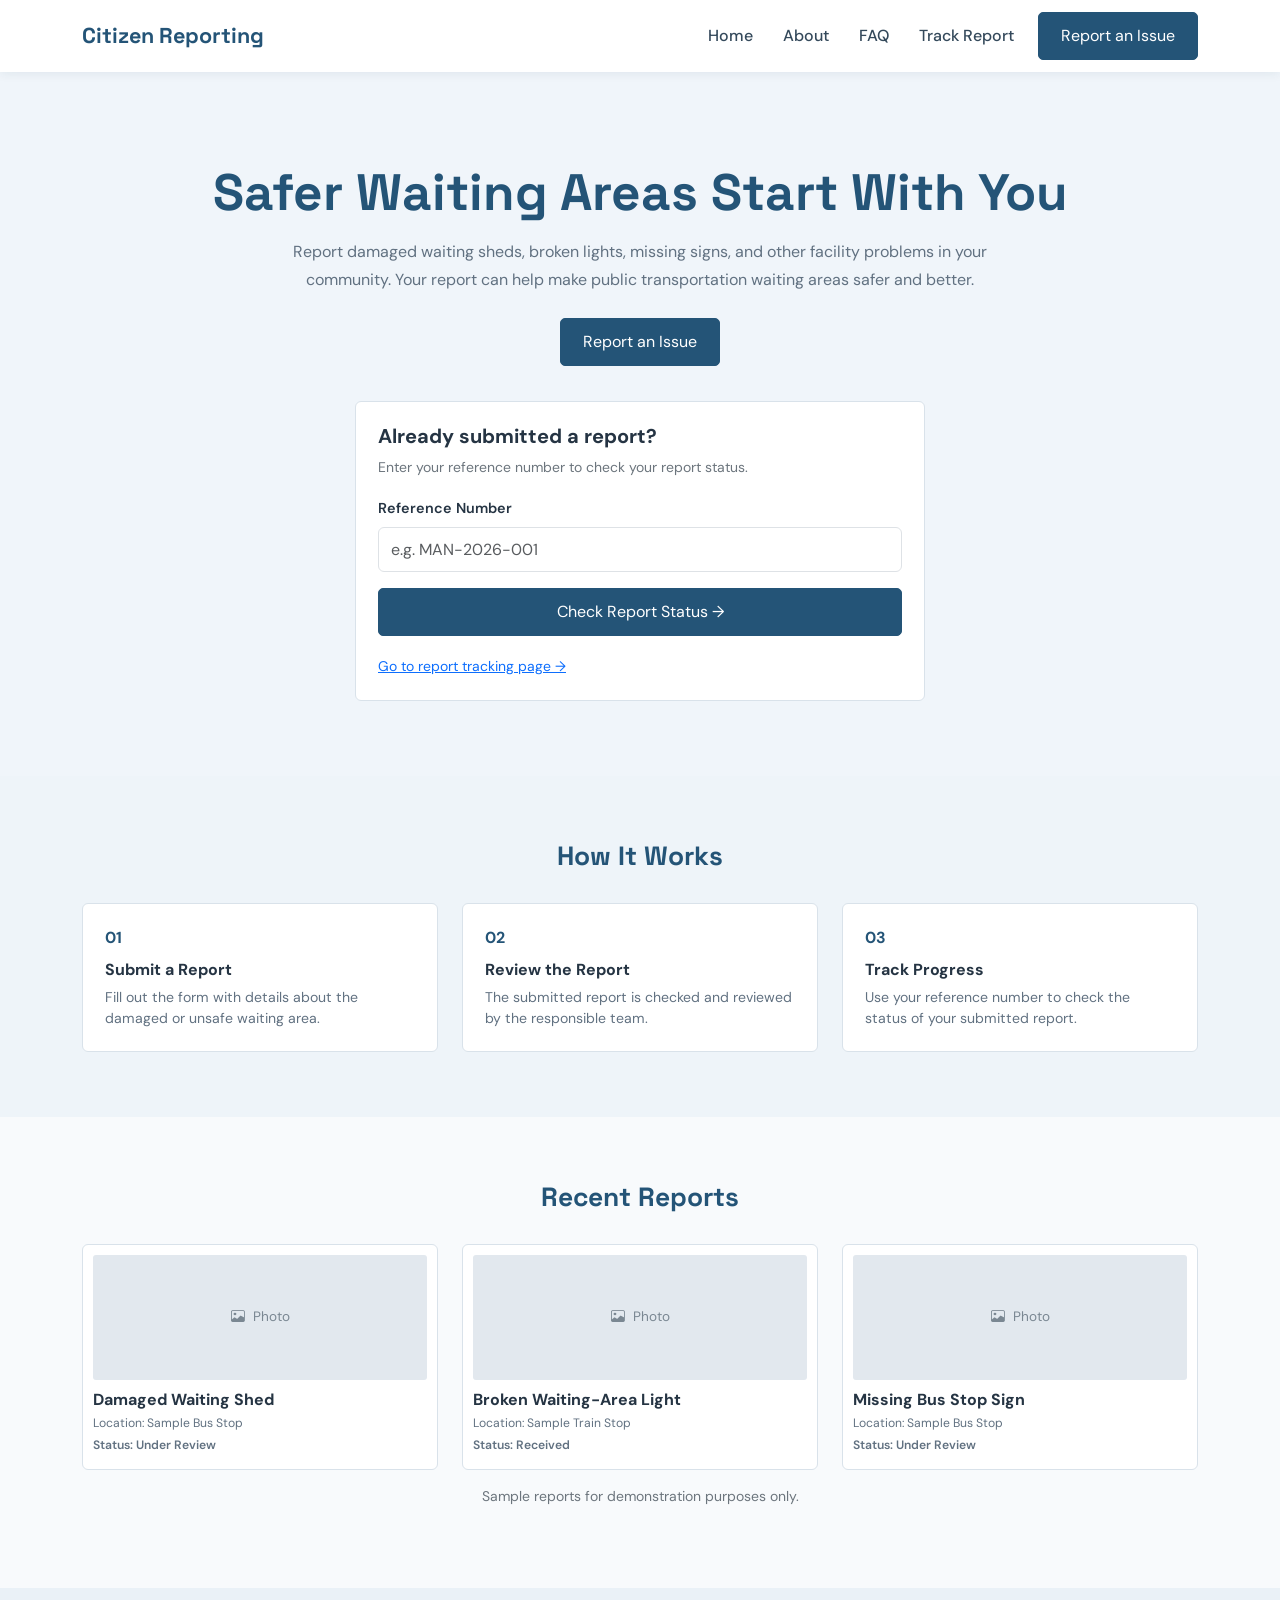
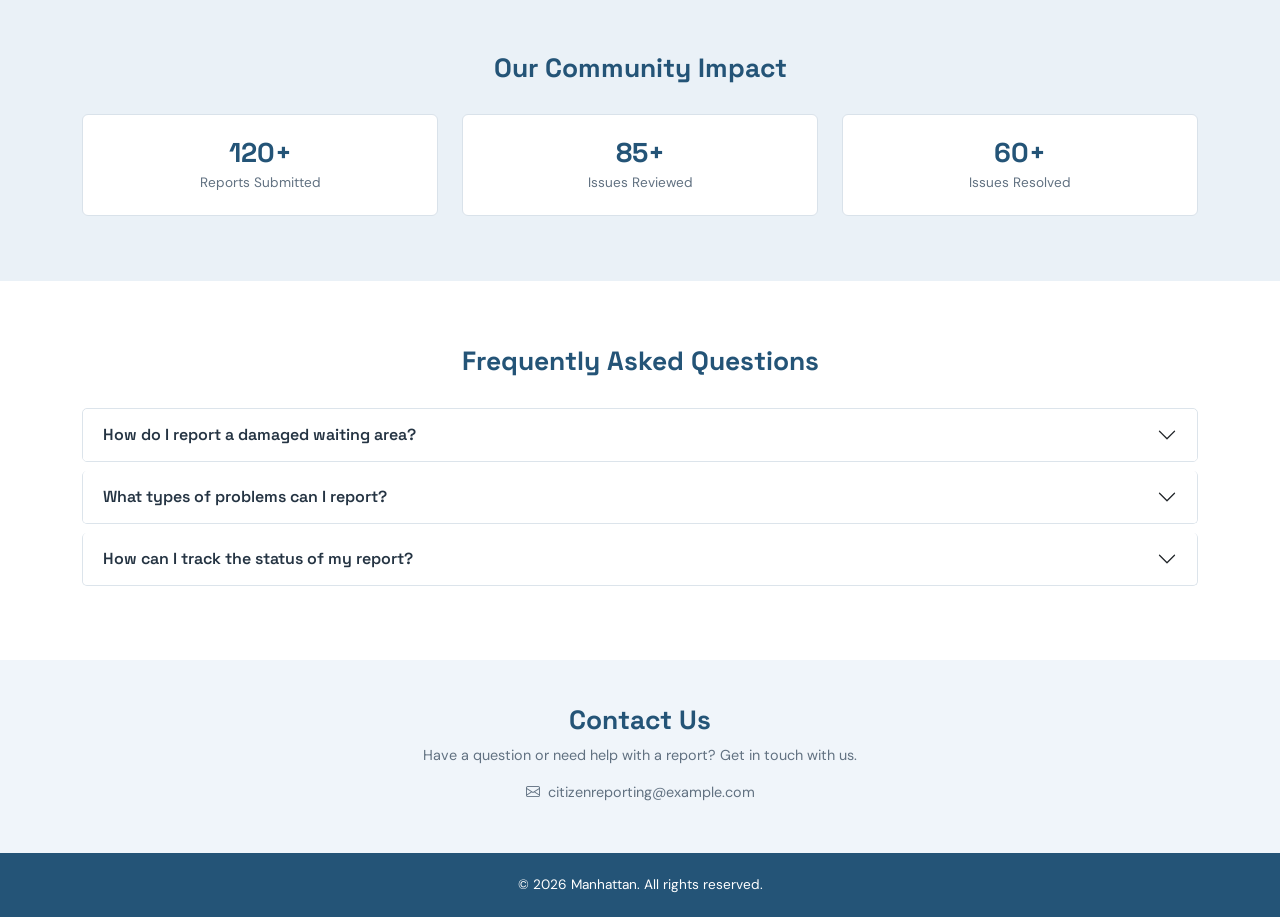
<file: index.html>
<!DOCTYPE html>
<html lang="en">
<head>
    <meta charset="UTF-8">
    <meta name="viewport" content="width=device-width, initial-scale=1.0">
    <title>Manhattan | Better Waiting Areas</title>

    <link href="https://cdn.jsdelivr.net/npm/bootstrap@5.3.3/dist/css/bootstrap.min.css" rel="stylesheet">
    <link href="https://cdn.jsdelivr.net/npm/bootstrap-icons@1.11.3/font/bootstrap-icons.css" rel="stylesheet">
    <link href="https://fonts.googleapis.com/css2?family=DM+Sans:wght@400;500;600;700&family=Space+Grotesk:wght@500;600;700&display=swap" rel="stylesheet">

    <style>
        :root {
            --blue: #245477;
            --dark-blue: #183b56;
            --light-blue: #eef4f9;
            --text: #253443;
            --muted: #617181;
            --white: #ffffff;
        }

        * {
            box-sizing: border-box;
        }

        html {
            scroll-behavior: smooth;
            scroll-padding-top: 85px;
        }

        body {
            margin: 0;
            font-family: 'DM Sans', sans-serif;
            color: var(--text);
            background: var(--light-blue);
        }

        h1, h2, h3, h4 {
            font-family: 'Space Grotesk', sans-serif;
        }

        .navbar {
            position: sticky;
            top: 0;
            z-index: 1000;
            background: white;
            min-height: 72px;
            box-shadow: 0 2px 10px rgba(20, 50, 75, .07);
        }

        .navbar-brand {
            color: var(--blue);
            font-family: 'Space Grotesk', sans-serif;
            font-size: 1.35rem;
            font-weight: 700;
        }

        .brand-dot {
            color: #e36b55;
        }

        .navbar .nav-link {
            color: #34495b;
            font-weight: 500;
            margin-left: 14px;
        }

            .navbar .nav-link:hover {
                color: var(--blue);
            }

        .nav-report, .primary-btn {
            display: inline-block;
            background: var(--blue);
            color: white;
            padding: 11px 22px;
            border-radius: 5px;
            text-decoration: none;
            border: 1px solid var(--blue);
            transition: .2s;
        }

            .nav-report:hover, .primary-btn:hover {
                background: var(--dark-blue);
                color: white;
            }

        .hero {
            text-align: center;
            padding: 90px 20px 75px;
            background: #f0f5fa;
        }

            .hero h1 {
                color: var(--blue);
                font-size: clamp(2rem, 4vw, 3.2rem);
                font-weight: 700;
                margin-bottom: 15px;
            }

            .hero p {
                color: var(--muted);
                max-width: 760px;
                margin: 0 auto 25px;
                line-height: 1.7;
            }

        .section {
            padding: 65px 0;
        }

        .section-title {
            color: var(--blue);
            font-size: 1.65rem;
            font-weight: 700;
            text-align: center;
            margin-bottom: 30px;
        }

        .how-card, .report-card, .stat-card {
            background: white;
            border: 1px solid #d9e2ea;
            border-radius: 6px;
            height: 100%;
        }

        .how-card {
            padding: 22px;
            min-height: 125px;
        }

        .step-number {
            color: var(--blue);
            font-weight: 700;
            margin-bottom: 10px;
        }

        .how-card h3, .report-card h3 {
            font-family: 'DM Sans', sans-serif;
            font-size: 1rem;
            font-weight: 700;
        }

        .how-card p, .report-card p {
            font-size: .88rem;
            color: var(--muted);
            margin-bottom: 0;
        }

        .recent-section {
            background: #f8fafc;
        }

        .report-card {
            padding: 10px;
            transition: transform .2s, box-shadow .2s;
        }

            .report-card:hover {
                transform: translateY(-3px);
                box-shadow: 0 5px 15px rgba(30, 60, 90, .09);
            }

        .report-photo {
            height: 125px;
            background: #e2e8ee;
            color: #7a8792;
            display: flex;
            align-items: center;
            justify-content: center;
            border-radius: 3px;
            margin-bottom: 10px;
            font-size: .85rem;
        }

        .report-card h3 {
            margin-bottom: 5px;
        }

        .report-card .small-info {
            font-size: .76rem;
            margin-bottom: 4px;
        }

        .status {
            color: var(--blue);
            font-weight: 600;
        }

        .impact-section {
            background: #eaf1f7;
        }

        .stat-card {
            text-align: center;
            padding: 22px 12px;
        }

            .stat-card h3 {
                color: var(--blue);
                font-size: 1.7rem;
                font-weight: 700;
                margin-bottom: 3px;
            }

            .stat-card p {
                color: var(--muted);
                font-size: .85rem;
                margin: 0;
            }

        .faq-section {
            background: white;
        }

        .accordion-item {
            border: 1px solid #dce4eb;
            margin-bottom: 9px;
            border-radius: 5px !important;
            overflow: hidden;
        }

        .accordion-button {
            font-weight: 600;
            color: var(--text);
            background: #fff;
        }

            .accordion-button:not(.collapsed) {
                color: var(--blue);
                background: #f0f5fa;
                box-shadow: none;
            }

            .accordion-button:focus {
                box-shadow: none;
                border-color: #b8cbd9;
            }

        .contact-section {
            background: #f0f5fa;
            text-align: center;
            padding: 45px 20px;
        }

            .contact-section p {
                color: var(--muted);
                font-size: .9rem;
            }

        footer {
            background: var(--blue);
            color: white;
            text-align: center;
            padding: 22px 15px;
            font-size: .85rem;
        }

        .lookup-box {
            max-width: 570px;
            margin: 35px auto 0;
            padding: 22px;
            background: white;
            border: 1px solid #d9e2ea;
            border-radius: 6px;
            text-align: left;
        }

            .lookup-box label {
                font-weight: 600;
                font-size: .9rem;
                margin-bottom: 8px;
            }

            .lookup-box input {
                min-height: 45px;
            }

        #lookup-feedback {
            margin-top: 12px;
            font-size: .9rem;
        }

        @media (max-width: 767px) {
            .navbar .nav-link {
                margin-left: 0;
                padding: 10px 0;
            }

            .nav-report {
                display: inline-block;
                margin-top: 8px;
            }

            .hero {
                padding: 65px 18px;
            }

            .section {
                padding: 48px 0;
            }
        }
    </style>
</head>

<body>

    <!-- NAVIGATION -->
    <nav class="navbar navbar-expand-lg">
        <div class="container">
            <a class="navbar-brand" href="#home">
                Citizen Reporting
            </a>

            <button class="navbar-toggler" type="button"
                    data-bs-toggle="collapse" data-bs-target="#site-navigation"
                    aria-controls="site-navigation" aria-expanded="false"
                    aria-label="Toggle navigation">
                <span class="navbar-toggler-icon"></span>
            </button>

            <div class="collapse navbar-collapse" id="site-navigation">
                <ul class="navbar-nav ms-auto align-items-lg-center">
                    <li class="nav-item"><a class="nav-link" href="#home">Home</a></li>
                    <li class="nav-item"><a class="nav-link" href="#how-it-works">About</a></li>
                    <li class="nav-item"><a class="nav-link" href="#faq">FAQ</a></li>
                    <li class="nav-item"><a class="nav-link" href="track.html">Track Report</a></li>
                    <li class="nav-item ms-lg-3">
                        <a class="nav-report" href="report.html">Report an Issue</a>
                    </li>
                </ul>
            </div>
        </div>
    </nav>

    <!-- HERO -->
    <header class="hero" id="home">
        <div class="container">
            <h1>Safer Waiting Areas Start With You</h1>
            <p>
                Report damaged waiting sheds, broken lights, missing signs,
                and other facility problems in your community.
                Your report can help make public transportation waiting areas safer and better.
            </p>
            <a href="report.html" class="primary-btn">
                Report an Issue
            </a>
        </div>

        <!-- REPORT TRACKING FUNCTION -->
        <div class="lookup-box">
            <h5 class="fw-bold mb-2">Already submitted a report?</h5>
            <p class="text-secondary small mb-3">
                Enter your reference number to check your report status.
            </p>

            <form id="lookup-form">
                <label for="reference-number">Reference Number</label>
                <input type="text" id="reference-number" class="form-control"
                       placeholder="e.g. MAN-2026-001" required>
                <button type="submit" class="primary-btn w-100 mt-3">
                    Check Report Status →
                </button>
            </form>

            <div id="lookup-feedback" aria-live="polite"></div>
            <a href="track.html" class="small d-inline-block mt-2">
                Go to report tracking page →
            </a>
        </div>
    </header>

    <!-- HOW IT WORKS -->
    <section class="section" id="how-it-works">
        <div class="container">
            <h2 class="section-title">How It Works</h2>

            <div class="row g-4">
                <div class="col-md-4">
                    <div class="how-card">
                        <div class="step-number">01</div>
                        <h3>Submit a Report</h3>
                        <p>Fill out the form with details about the damaged or unsafe waiting area.</p>
                    </div>
                </div>

                <div class="col-md-4">
                    <div class="how-card">
                        <div class="step-number">02</div>
                        <h3>Review the Report</h3>
                        <p>The submitted report is checked and reviewed by the responsible team.</p>
                    </div>
                </div>

                <div class="col-md-4">
                    <div class="how-card">
                        <div class="step-number">03</div>
                        <h3>Track Progress</h3>
                        <p>Use your reference number to check the status of your submitted report.</p>
                    </div>
                </div>
            </div>
        </div>
    </section>

    <!-- RECENT REPORTS -->
    <section class="section recent-section" id="recent-reports">
        <div class="container">
            <h2 class="section-title">Recent Reports</h2>

            <div class="row g-4">
                <div class="col-md-4">
                    <div class="report-card">
                        <div class="report-photo">
                            <i class="bi bi-image me-2"></i> Photo
                        </div>
                        <h3>Damaged Waiting Shed</h3>
                        <p class="small-info">Location: Sample Bus Stop</p>
                        <p class="small-info status">Status: Under Review</p>
                    </div>
                </div>

                <div class="col-md-4">
                    <div class="report-card">
                        <div class="report-photo">
                            <i class="bi bi-image me-2"></i> Photo
                        </div>
                        <h3>Broken Waiting-Area Light</h3>
                        <p class="small-info">Location: Sample Train Stop</p>
                        <p class="small-info status">Status: Received</p>
                    </div>
                </div>

                <div class="col-md-4">
                    <div class="report-card">
                        <div class="report-photo">
                            <i class="bi bi-image me-2"></i> Photo
                        </div>
                        <h3>Missing Bus Stop Sign</h3>
                        <p class="small-info">Location: Sample Bus Stop</p>
                        <p class="small-info status">Status: Under Review</p>
                    </div>
                </div>
            </div>

            <p class="text-center text-secondary small mt-3">
                Sample reports for demonstration purposes only.
            </p>
        </div>
    </section>

    <!-- COMMUNITY IMPACT -->
    <section class="section impact-section">
        <div class="container">
            <h2 class="section-title">Our Community Impact</h2>

            <div class="row g-4">
                <div class="col-md-4">
                    <div class="stat-card">
                        <h3>120+</h3>
                        <p>Reports Submitted</p>
                    </div>
                </div>

                <div class="col-md-4">
                    <div class="stat-card">
                        <h3>85+</h3>
                        <p>Issues Reviewed</p>
                    </div>
                </div>

                <div class="col-md-4">
                    <div class="stat-card">
                        <h3>60+</h3>
                        <p>Issues Resolved</p>
                    </div>
                </div>
            </div>
        </div>
    </section>

    <!-- FAQ -->
    <section class="section faq-section" id="faq">
        <div class="container">
            <h2 class="section-title">Frequently Asked Questions</h2>

            <div class="accordion" id="faqAccordion">

                <div class="accordion-item">
                    <h3 class="accordion-header">
                        <button class="accordion-button collapsed" type="button"
                                data-bs-toggle="collapse" data-bs-target="#faqOne">
                            How do I report a damaged waiting area?
                        </button>
                    </h3>
                    <div id="faqOne" class="accordion-collapse collapse"
                         data-bs-parent="#faqAccordion">
                        <div class="accordion-body">
                            Click "Report an Issue" and complete the report form.
                            Provide the location, describe the problem, and attach a photo
                            if available.
                        </div>
                    </div>
                </div>

                <div class="accordion-item">
                    <h3 class="accordion-header">
                        <button class="accordion-button collapsed" type="button"
                                data-bs-toggle="collapse" data-bs-target="#faqTwo">
                            What types of problems can I report?
                        </button>
                    </h3>
                    <div id="faqTwo" class="accordion-collapse collapse"
                         data-bs-parent="#faqAccordion">
                        <div class="accordion-body">
                            You can report damaged facilities, poor lighting, missing signs,
                            accessibility concerns, cleanliness issues, and other safety
                            or maintenance problems.
                        </div>
                    </div>
                </div>

                <div class="accordion-item">
                    <h3 class="accordion-header">
                        <button class="accordion-button collapsed" type="button"
                                data-bs-toggle="collapse" data-bs-target="#faqThree">
                            How can I track the status of my report?
                        </button>
                    </h3>
                    <div id="faqThree" class="accordion-collapse collapse"
                         data-bs-parent="#faqAccordion">
                        <div class="accordion-body">
                            Use the reference number provided after submitting your report.
                            Enter it in the tracking section or visit the Track Report page.
                        </div>
                    </div>
                </div>

            </div>
        </div>
    </section>

    <!-- CONTACT -->
    <section class="contact-section">
        <div class="container">
            <h2 class="section-title mb-2">Contact Us</h2>
            <p>Have a question or need help with a report? Get in touch with us.</p>
            <p class="mb-1"><i class="bi bi-envelope me-2"></i>citizenreporting@example.com</p>
        </div>
    </section>

    <!-- FOOTER -->
    <footer>
        © 2026 Manhattan. All rights reserved.
    </footer>

    <script src="https://cdn.jsdelivr.net/npm/bootstrap@5.3.3/dist/js/bootstrap.bundle.min.js"></script>

    <script>
        // Sample report lookup for prototype demonstration.
        const sampleReports = {
            "MAN-2026-001": "Under Review",
            "MAN-2026-002": "Received",
            "MAN-2026-003": "Resolved"
        };

        document.getElementById("lookup-form").addEventListener("submit", function (event) {
            event.preventDefault();

            const reference = document.getElementById("reference-number")
                .value.trim().toUpperCase();
            const feedback = document.getElementById("lookup-feedback");

            if (sampleReports[reference]) {
                feedback.innerHTML =
                    '<div class="alert alert-success mb-0 mt-2">Report found! Status: <strong>' +
                    sampleReports[reference] + '</strong></div>';
            } else {
                feedback.innerHTML =
                    '<div class="alert alert-warning mb-0 mt-2">Reference number not found. Try MAN-2026-001, MAN-2026-002, or MAN-2026-003.</div>';
            }
        });
    </script>

</body>
</html>
</file>
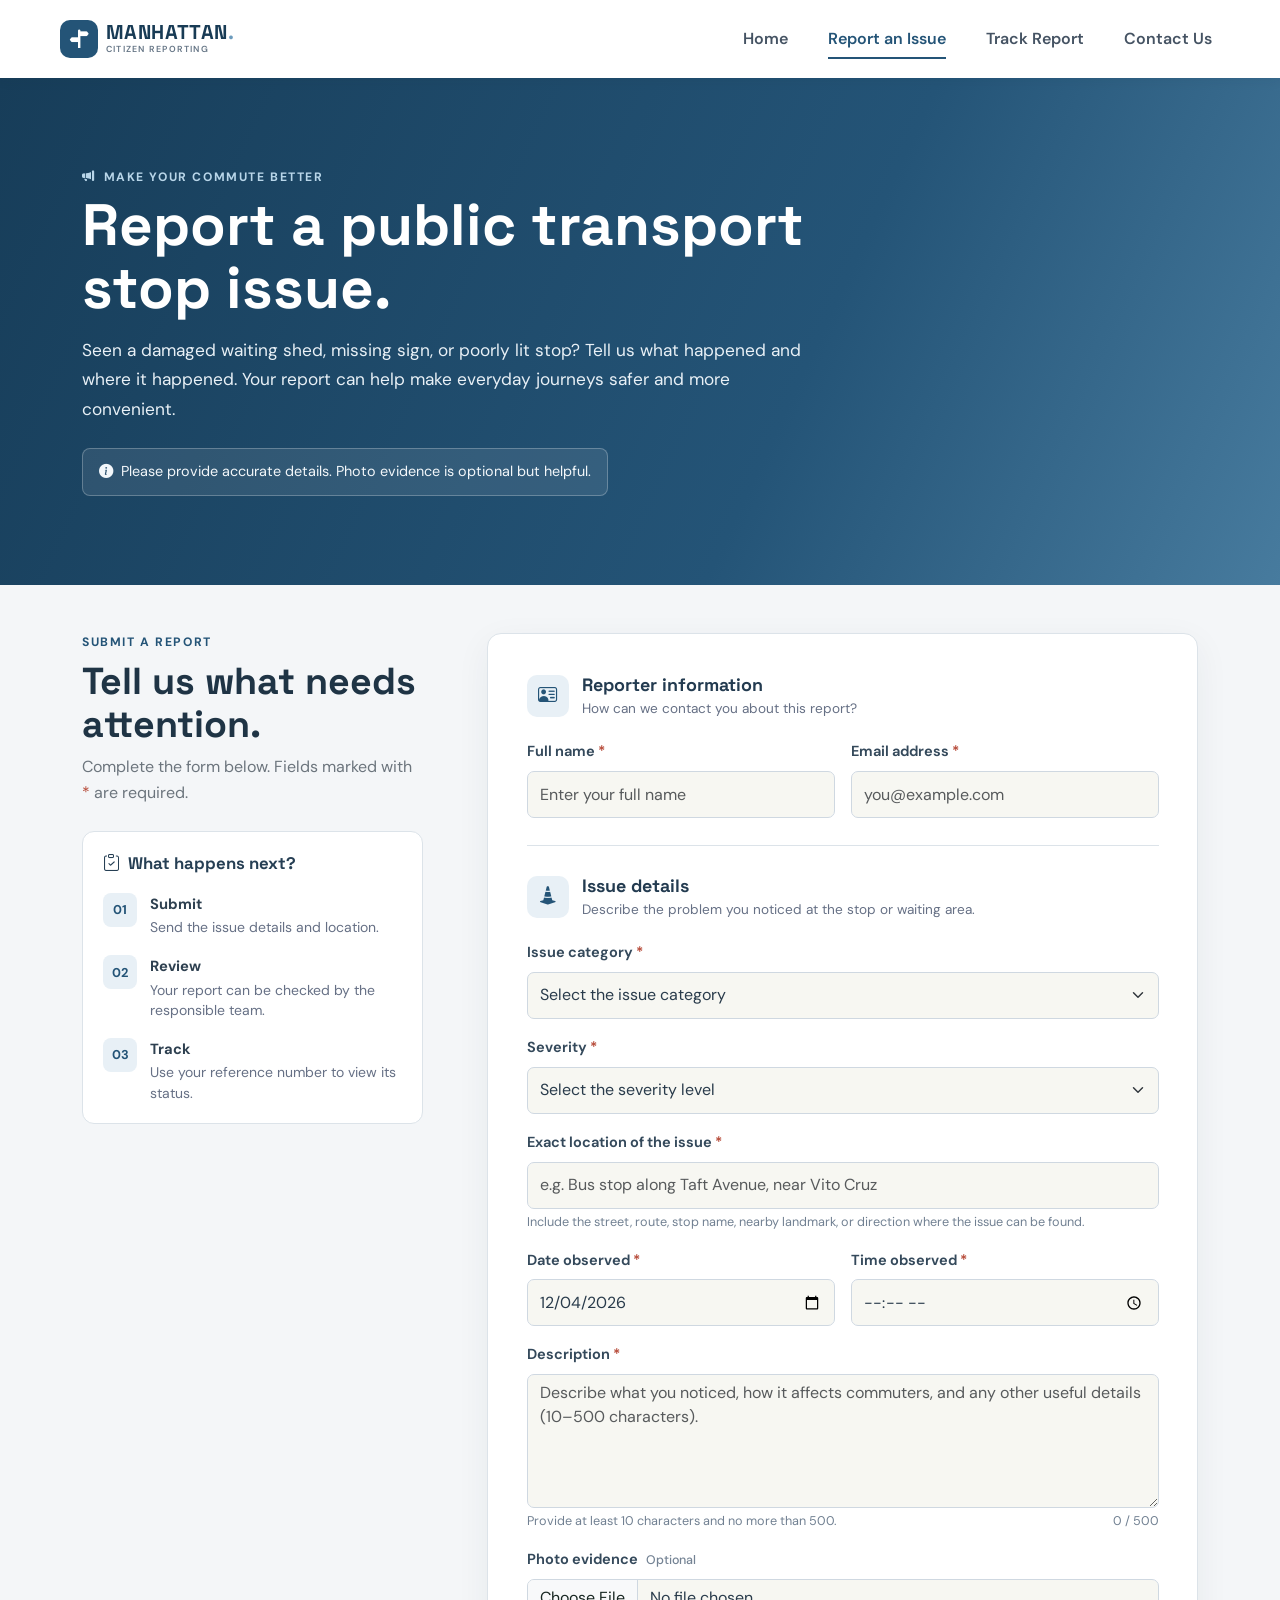
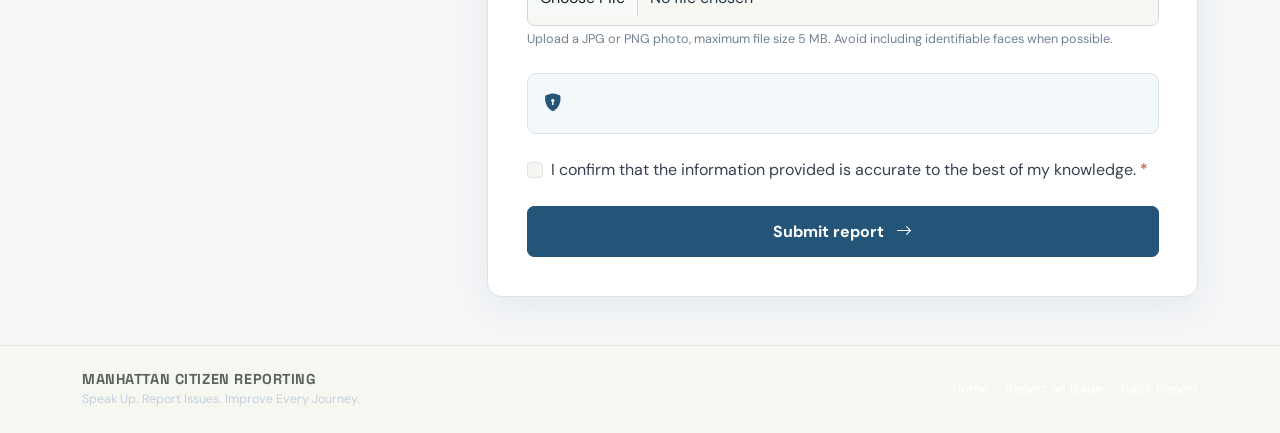
<file: report.html>
<!doctype html>
<html lang="en">
  <head>
    <meta charset="utf-8">
    <meta name="viewport" content="width=device-width, initial-scale=1">
    <meta name="theme-color" content="#245477">
    <meta name="description" content="Report public transportation stop and waiting-area issues with Manhattan Citizen Reporting.">
    <title>Report an Issue | Manhattan Citizen Reporting</title>

    <link href="https://cdn.jsdelivr.net/npm/bootstrap@5.3.3/dist/css/bootstrap.min.css" rel="stylesheet" integrity="sha384-QWTKZyjpPEjISv5WaRU9OFeRpok6YctnYmDr5pNlyT2bRjXh0JMhjY6hW+ALEwIH" crossorigin="anonymous">
    <link rel="stylesheet" href="https://cdn.jsdelivr.net/npm/bootstrap-icons@1.11.3/font/bootstrap-icons.min.css">
    <link rel="preconnect" href="https://fonts.googleapis.com">
    <link rel="preconnect" href="https://fonts.gstatic.com" crossorigin>
    <link href="https://fonts.googleapis.com/css2?family=DM+Sans:wght@400;500;600;700&family=Space+Grotesk:wght@500;600;700&display=swap" rel="stylesheet">
    <link rel="stylesheet" href="styles/index.css">
    <link rel="stylesheet" href="styles/menu.css">
    <link rel="stylesheet" href="styles/report.css">
    <link rel="stylesheet" href="styles/footer.css">
    <script src="scripts/menu.js" defer></script>
    <script src="scripts/report.js" defer></script>
  </head>
  <body>
    <header class="navbar navbar-expand-md sticky-top bg-white px-3 px-lg-5">
      <div class="container-fluid">
        <a class="navbar-brand d-flex align-items-center gap-2 mb-0" href="index.html#home" aria-label="Manhattan Citizen Reporting home">
          <span class="brand-mark" aria-hidden="true"><i class="bi bi-signpost-split-fill"></i></span>
          <span class="brand-name fs-5 fw-bold">MANHATTAN<span class="brand-period">.</span><small class="d-block brand-subtitle">CITIZEN REPORTING</small></span>
        </a>

        <button class="navbar-toggler" type="button" aria-label="Open navigation menu" aria-expanded="false" aria-controls="site-navigation">
          <span class="navbar-toggler-icon" aria-hidden="true"></span>
        </button>

        <nav class="collapse navbar-collapse justify-content-md-end" id="site-navigation" aria-label="Main navigation">
          <div class="navbar-nav align-items-md-center gap-md-4">
            <a class="nav-link" href="index.html#home">Home</a>
            <a class="nav-link active" href="report.html" aria-current="page">Report an Issue</a>
            <a class="nav-link" href="track.html">Track Report</a>
            <a class="nav-link" href="index.html#contact">Contact Us</a>
          </div>
        </nav>
      </div>
    </header>

    <main>
      <section class="report-hero" aria-labelledby="report-title">
        <div class="container">
          <p class="report-eyebrow text-uppercase fw-bold mb-2"><i class="bi bi-megaphone-fill me-2" aria-hidden="true"></i>Make your commute better</p>
          <h1 class="report-hero-title mb-3" id="report-title">Report a public transport stop issue.</h1>
          <p class="report-hero-copy mb-4">Seen a damaged waiting shed, missing sign, or poorly lit stop? Tell us what happened and where it happened. Your report can help make everyday journeys safer and more convenient.</p>
          <div class="hero-note"><i class="bi bi-info-circle-fill me-2" aria-hidden="true"></i>Please provide accurate details. Photo evidence is optional but helpful.</div>
        </div>
      </section>

      <section class="report-form-section py-5" aria-labelledby="report-form-title">
        <div class="container">
          <div class="report-layout">
            <div class="report-form-intro">
              <p class="section-kicker text-uppercase fw-bold mb-2">Submit a report</p>
              <h2 class="report-form-title mb-2" id="report-form-title">Tell us what needs attention.</h2>
              <p class="text-secondary mb-0">Complete the form below. Fields marked with <span class="required-mark">*</span> are required.</p>
              <div class="process-card mt-4">
                <h3><i class="bi bi-clipboard-check me-2" aria-hidden="true"></i>What happens next?</h3>
                <ol class="process-list">
                  <li><span>01</span><div><strong>Submit</strong><small>Send the issue details and location.</small></div></li>
                  <li><span>02</span><div><strong>Review</strong><small>Your report can be checked by the responsible team.</small></div></li>
                  <li><span>03</span><div><strong>Track</strong><small>Use your reference number to view its status.</small></div></li>
                </ol>
              </div>
            </div>

            <form class="report-form" id="report-form" novalidate>
              <div class="form-section-heading">
                <span class="section-icon"><i class="bi bi-person-vcard" aria-hidden="true"></i></span>
                <div><h3>Reporter information</h3><p>How can we contact you about this report?</p></div>
              </div>
              <div class="row g-3">
                <div class="col-md-6">
                  <label class="form-label" for="full-name">Full name <span class="required-mark">*</span></label>
                  <input class="form-control" id="full-name" name="full-name" type="text" autocomplete="name" placeholder="Enter your full name" required>
                  <div class="invalid-feedback">Please enter your full name.</div>
                </div>
                <div class="col-md-6">
                  <label class="form-label" for="email-address">Email address <span class="required-mark">*</span></label>
                  <input class="form-control" id="email-address" name="email" type="email" autocomplete="email" placeholder="you@example.com" required>
                  <div class="invalid-feedback">Please enter a valid email address.</div>
                </div>
              </div>

              <hr class="form-divider">
              <div class="form-section-heading">
                <span class="section-icon"><i class="bi bi-cone-striped" aria-hidden="true"></i></span>
                <div><h3>Issue details</h3><p>Describe the problem you noticed at the stop or waiting area.</p></div>
              </div>

              <div class="mb-3">
                <label class="form-label" for="report-category">Issue category <span class="required-mark">*</span></label>
                <select class="form-select" id="report-category" name="category" required>
                  <option value="" selected disabled>Select the issue category</option>
                  <option value="Damaged facilities / waiting shed">Damaged facilities / waiting shed</option>
                  <option value="Missing or damaged signs">Missing or damaged signs</option>
                  <option value="Lighting problems">Lighting problems</option>
                  <option value="Safety concerns">Safety concerns</option>
                  <option value="Other issue">Other issue</option>
                </select>
                <div class="invalid-feedback">Please select the category that best describes the issue.</div>
              </div>

              <div class="mb-3 category-detail" id="category-detail-wrap" hidden>
                <label class="form-label" for="category-detail" id="category-detail-label">Additional details</label>
                <input class="form-control" id="category-detail" name="category-detail" type="text" placeholder="Add details about the issue">
                <div class="form-text" id="category-detail-help">Add information that can help reviewers understand the issue.</div>
              </div>

              <div class="mb-3">
                <label class="form-label" for="severity">Severity <span class="required-mark">*</span></label>
                <select class="form-select" id="severity" name="severity" required>
                  <option value="" selected disabled>Select the severity level</option>
                  <option value="Low">Low - Minor inconvenience</option>
                  <option value="Moderate">Moderate - Affects commuter convenience</option>
                  <option value="High">High - May affect commuter safety</option>
                  <option value="Urgent">Urgent - Immediate safety concern</option>
                </select>
                <div class="invalid-feedback">Please select the issue severity.</div>
              </div>

              <div class="mb-3">
                <label class="form-label" for="location">Exact location of the issue <span class="required-mark">*</span></label>
                <input class="form-control" id="location" name="location" type="text" placeholder="e.g. Bus stop along Taft Avenue, near Vito Cruz" required>
                <div class="form-text">Include the street, route, stop name, nearby landmark, or direction where the issue can be found.</div>
                <div class="invalid-feedback">Please provide the location so the issue can be identified.</div>
              </div>

              <div class="row g-3 mb-3">
                <div class="col-md-6">
                  <label class="form-label" for="date-observed">Date observed <span class="required-mark">*</span></label>
                  <input class="form-control" id="date-observed" name="date-observed" type="date" required>
                  <div class="invalid-feedback">Choose today or an earlier date.</div>
                </div>
                <div class="col-md-6">
                  <label class="form-label" for="time-observed">Time observed <span class="required-mark">*</span></label>
                  <input class="form-control" id="time-observed" name="time-observed" type="time" required>
                  <div class="invalid-feedback">Please enter the approximate time.</div>
                </div>
              </div>

              <div class="mb-3">
                <label class="form-label" for="incident-description">Description <span class="required-mark">*</span></label>
                <textarea class="form-control" id="incident-description" name="description" rows="5" minlength="10" maxlength="500" placeholder="Describe what you noticed, how it affects commuters, and any other useful details (10–500 characters)." required></textarea>
                <div class="d-flex justify-content-between gap-2">
                  <div class="form-text">Provide at least 10 characters and no more than 500.</div>
                  <div class="form-text character-count" id="character-count" aria-live="polite">0 / 500</div>
                </div>
                <div class="invalid-feedback">Please enter a description between 10 and 500 characters.</div>
              </div>

              <div class="mb-4">
                <label class="form-label" for="report-photo">Photo evidence <span class="optional-label">Optional</span></label>
                <input class="form-control" id="report-photo" name="photo" type="file" accept="image/jpeg,image/png">
                <div class="form-text">Upload a JPG or PNG photo, maximum file size 5 MB. Avoid including identifiable faces when possible.</div>
                <div class="invalid-feedback">Please choose a JPG or PNG image that is 5 MB or smaller.</div>
                <div class="file-preview small mt-2" id="file-preview" aria-live="polite"></div>
              </div>

              <div class="privacy-note mb-4">
                <i class="bi bi-shield-lock-fill" aria-hidden="true"></i>
              </div>

              <div class="form-check mb-4">
                <input class="form-check-input" id="privacy-consent" name="privacy-consent" type="checkbox" required>
                <label class="form-check-label" for="privacy-consent">I confirm that the information provided is accurate to the best of my knowledge. <span class="required-mark">*</span></label>
                <div class="invalid-feedback">Please confirm before submitting your report.</div>
              </div>

              <button class="btn btn-primary report-submit w-100" type="submit">
                Submit report <i class="bi bi-arrow-right ms-2" aria-hidden="true"></i>
              </button>
              <p class="report-form-status small mt-3 mb-0" id="report-form-status" role="status" aria-live="polite" hidden></p>
            </form>
          </div>
        </div>
      </section>
    </main>

    <footer class="site-footer py-4">
      <div class="container footer-inner d-flex flex-column flex-sm-row justify-content-between align-items-sm-center gap-2">
        <div><strong>MANHATTAN CITIZEN REPORTING</strong><p class="mb-0">Speak Up. Report Issues. Improve Every Journey.</p></div>
        <div class="footer-links"><a href="index.html#home">Home</a><a href="report.html">Report an Issue</a><a href="track.html">Track Report</a></div>

      </div>
    </footer>
  </body>
</html>
</file>
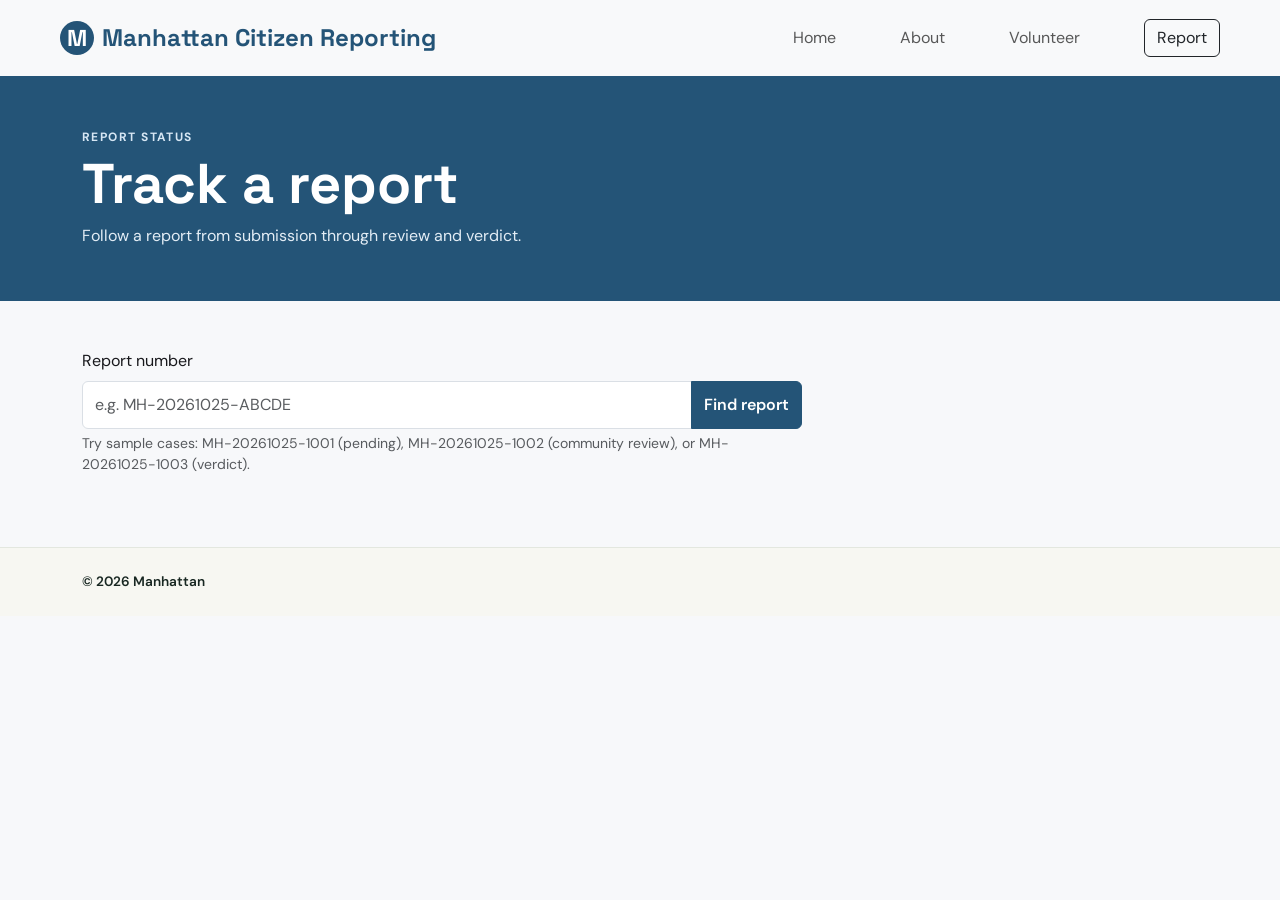
<file: track.html>
<!doctype html>
<html lang="en">
  <head>
    <meta charset="utf-8">
    <meta name="viewport" content="width=device-width, initial-scale=1">
    <meta name="theme-color" content="#f7f7f2">
    <meta name="description" content="View the status and details of a Manhattan community report.">
    <title>Track a Report | Manhattan</title>

    <!-- Reuse the site's Bootstrap foundation, typography, navigation, and footer. -->
    <link href="https://cdn.jsdelivr.net/npm/bootstrap@5.3.3/dist/css/bootstrap.min.css" rel="stylesheet" integrity="sha384-QWTKZyjpPEjISv5WaRU9OFeRpok6YctnYmDr5pNlyT2bRjXh0JMhjY6hW+ALEwIH" crossorigin="anonymous">
    <link rel="stylesheet" href="https://cdn.jsdelivr.net/npm/bootstrap-icons@1.11.3/font/bootstrap-icons.min.css">
    <link rel="preconnect" href="https://fonts.googleapis.com">
    <link rel="preconnect" href="https://fonts.gstatic.com" crossorigin>
    <link href="https://fonts.googleapis.com/css2?family=DM+Sans:wght@400;500;600;700&family=Space+Grotesk:wght@500;600;700&display=swap" rel="stylesheet">
    <link rel="stylesheet" href="styles/index.css">
    <link rel="stylesheet" href="styles/menu.css">
    <link rel="stylesheet" href="styles/track.css">
    <link rel="stylesheet" href="styles/footer.css">
    <script src="scripts/menu.js" defer></script>
    <script src="scripts/track.js" defer></script>
  </head>
  <body>
    <header class="navbar navbar-expand-md sticky-top bg-light px-3 px-lg-5">
      <div class="container-fluid">
        <a class="navbar-brand d-flex align-items-center gap-2 mb-0" href="index.html#home" aria-label="Manhattan Citizen Reporting home">
          <span class="brand-mark" aria-hidden="true">M</span>
          <span class="brand-name fs-4 fw-bold">Manhattan Citizen Reporting</span>
        </a>

        <button class="navbar-toggler" type="button" aria-label="Open navigation menu" aria-expanded="false" aria-controls="site-navigation">
          <span class="navbar-toggler-icon" aria-hidden="true"></span>
        </button>

        <nav class="collapse navbar-collapse justify-content-md-end" id="site-navigation" aria-label="Main navigation">
          <div class="navbar-nav align-items-md-center gap-md-5">
            <a class="nav-link" href="index.html#home">Home</a>
            <a class="nav-link" href="index.html#how-it-works">About</a>
            <a class="nav-link" href="index.html#volunteer">Volunteer</a>
            <a class="btn btn-outline-dark ms-md-2" href="report.html">Report</a>
          </div>
        </nav>
      </div>
    </header>

    <main>
      <section class="track-hero d-flex align-items-center" aria-labelledby="track-title">
        <div class="container">
          <p class="track-eyebrow text-uppercase fw-bold mb-2">Report status</p>
          <h1 class="track-hero-title mb-2" id="track-title">Track a report</h1>
          <p class="track-hero-copy mb-0">Follow a report from submission through review and verdict.</p>
        </div>
      </section>

      <section class="track-main py-5" aria-label="Report tracking details">
        <div class="container">
          <form class="track-search mb-4" id="track-search-form">
            <label class="form-label" for="track-report-number">Report number</label>
            <div class="input-group">
              <input class="form-control" id="track-report-number" name="report-number" type="text" placeholder="e.g. MH-20261025-ABCDE" required>
              <button class="btn btn-dark" type="submit">Find report</button>
            </div>
            <p class="form-text mb-0">Try sample cases: MH-20261025-1001 (pending), MH-20261025-1002 (community review), or MH-20261025-1003 (verdict).</p>
          </form>

          <p class="track-notice" id="track-notice" role="status" aria-live="polite" hidden></p>

          <article class="track-report" id="track-report" aria-labelledby="track-report-heading" hidden>
            <header class="track-report-header">
              <div>
                <p class="track-category mb-1" id="track-category"></p>
                <h2 class="track-report-number mb-0" id="track-report-heading"></h2>
              </div>
              <span class="track-status" id="track-status"></span>
            </header>

            <div class="row g-4 py-4">
              <div class="col-12">
                <h3 class="track-detail-title">Incident description</h3>
                <p class="track-detail-value mb-0" id="track-description"></p>
              </div>
              <div class="col-md-6">
                <h3 class="track-detail-title">Sender</h3>
                <p class="track-detail-value mb-0" id="track-sender"></p>
              </div>
              <div class="col-md-6">
                <h3 class="track-detail-title">Date received</h3>
                <p class="track-detail-value mb-0" id="track-date-received"></p>
              </div>
              <div class="col-md-6">
                <h3 class="track-detail-title">Location</h3>
                <p class="track-detail-value mb-0" id="track-location"></p>
              </div>
              <div class="col-md-6">
                <h3 class="track-detail-title">Submitted</h3>
                <p class="track-detail-value mb-0" id="track-submitted"></p>
              </div>
              <div class="col-12" id="track-message-row" hidden>
                <h3 class="track-detail-title">Submitted message</h3>
                <p class="track-detail-value track-message mb-0" id="track-message"></p>
              </div>
              <div class="col-12" id="track-screenshot-row" hidden>
                <h3 class="track-detail-title">Screenshot attachment</h3>
                <p class="track-detail-value mb-0" id="track-screenshot"></p>
              </div>
            </div>

            <section class="track-progress" aria-labelledby="track-progress-title">
              <h3 class="track-progress-title" id="track-progress-title">Progress</h3>
              <ol class="track-timeline" id="track-timeline"></ol>
            </section>

            <section class="track-verdict mt-4" id="track-verdict" aria-labelledby="track-verdict-title" hidden>
              <p class="track-verdict-kicker text-uppercase fw-bold mb-2">Published verdict</p>
              <h3 class="track-verdict-title mb-2" id="track-verdict-title"></h3>
              <p class="track-verdict-copy mb-0" id="track-verdict-copy"></p>
            </section>
          </article>
        </div>
      </section>
    </main>

    <footer class="site-footer py-4">
      <div class="container d-flex flex-column flex-sm-row justify-content-between align-items-sm-center gap-2">
        <p class="footer-copyright mb-0">&copy; 2026 Manhattan</p>
      </div>
    </footer>
  </body>
</html>
</file>
<file: styles/index.css>
/* Shared design values and page-wide behavior belong to the homepage. */
:root {
  --ink: #182722;
  --paper: #f7f7f2;
  --green: #c9f15d;
  --coral: #ff7059;
  --display-font: "Space Grotesk", sans-serif;
  --bs-body-font-family: "DM Sans", sans-serif;
  --bs-body-color: var(--ink);
  --bs-body-bg: var(--paper);
}

html {
  scroll-behavior: smooth;
}

@media (prefers-reduced-motion: reduce) {
  html {
    scroll-behavior: auto;
  }
}
</file>
<file: styles/report.css>
/* Manhattan Citizen Reporting - Report Page */
:root {
  --mcr-blue: #245477;
  --mcr-blue-dark: #183b55;
  --mcr-gray: #374151;
  --mcr-muted: #667085;
  --mcr-paper: #f4f6f8;
  --mcr-border: #dce3e9;
  --mcr-accent: #e8f0f6;
}

body { background: var(--mcr-paper); color: var(--mcr-gray); }
.navbar { min-height: 78px; box-shadow: 0 2px 12px rgb(20 43 60 / 7%); }
.brand-mark { display:grid; width:38px; aspect-ratio:1; place-items:center; border-radius:10px; background:var(--mcr-blue); color:#fff; font-size:19px; }
.brand-name { color:var(--mcr-blue-dark); font-family:var(--display-font); line-height:1.05; letter-spacing:.02em; }
.brand-period { color:#6c9bbd; }
.brand-subtitle { color:#657585; font:600 .55rem/1.4 "DM Sans",sans-serif; letter-spacing:.14em; }
.navbar .nav-link { color:#455363; font-weight:600; }
.navbar .nav-link:hover, .navbar .nav-link.active { color:var(--mcr-blue); }
.navbar .nav-link.active { position:relative; }
.navbar .nav-link.active::after { position:absolute; right:.5rem; bottom:0; left:.5rem; height:2px; background:var(--mcr-blue); content:""; }
.report-hero { padding:clamp(3.5rem,7vw,6rem) 0; color:#fff; background:linear-gradient(115deg, #173d59 0%, #245477 62%, #477b9e 100%); }
.report-hero .container { max-width:1140px; }
.report-eyebrow, .section-kicker { color:#b9d6e9; font-size:.76rem; letter-spacing:.13em; }
.report-hero-title { max-width:760px; color:#fff; font:700 clamp(2.1rem,5vw,3.65rem)/1.08 var(--display-font); }
.report-hero-copy { max-width:720px; color:#e8f0f6; font-size:1.08rem; line-height:1.7; }
.hero-note { display:inline-flex; align-items:center; padding:.75rem 1rem; border:1px solid rgb(255 255 255 / 25%); border-radius:8px; background:rgb(255 255 255 / 9%); color:#f3f7fa; font-size:.9rem; }
.report-form-section { background:var(--mcr-paper); }
.report-layout { display:grid; grid-template-columns:minmax(230px,.72fr) minmax(0,1.5fr); align-items:start; gap:clamp(2rem,5vw,4.5rem); max-width:1120px; margin-inline:auto; }
.section-kicker { color:var(--mcr-blue); }
.report-form-title { color:#1f3445; font:700 clamp(1.8rem,3vw,2.35rem)/1.15 var(--display-font); }
.report-form-intro > p:not(.section-kicker) { line-height:1.65; }
.process-card { padding:1.25rem; border:1px solid var(--mcr-border); border-radius:12px; background:#fff; }
.process-card h3 { margin:0 0 1.2rem; color:#263f54; font:700 1.05rem var(--display-font); }
.process-list { display:grid; gap:1.1rem; margin:0; padding:0; list-style:none; }
.process-list li { display:flex; gap:.8rem; align-items:flex-start; }
.process-list li > span { display:grid; flex:0 0 34px; width:34px; height:34px; place-items:center; border-radius:8px; background:var(--mcr-accent); color:var(--mcr-blue); font-weight:700; font-size:.8rem; }
.process-list strong, .process-list small { display:block; }
.process-list strong { color:#2e4050; font-size:.92rem; }
.process-list small { margin-top:.15rem; color:var(--mcr-muted); line-height:1.45; }
.report-form { padding:clamp(1.25rem,3.5vw,2.4rem); border:1px solid var(--mcr-border); border-radius:14px; background:#fff; box-shadow:0 10px 35px rgb(25 53 74 / 6%); }
.form-section-heading { display:flex; gap:.85rem; align-items:center; margin-bottom:1.25rem; }
.section-icon { display:grid; flex:0 0 42px; width:42px; height:42px; place-items:center; border-radius:10px; background:var(--mcr-accent); color:var(--mcr-blue); font-size:1.2rem; }
.form-section-heading h3 { margin:0; color:#233b50; font:700 1.12rem var(--display-font); }
.form-section-heading p { margin:.2rem 0 0; color:var(--mcr-muted); font-size:.85rem; }
.form-divider { margin:1.7rem 0; border-color:var(--mcr-border); opacity:1; }
.report-form .form-label, .report-form legend { color:#34495b; font-weight:650; font-size:.91rem; }
.required-mark { color:#b54735; }
.optional-label { margin-left:.35rem; color:#748394; font-size:.78rem; font-weight:500; }
.report-form .form-control, .report-form .form-select { min-height:47px; border-color:#cfd8e1; border-radius:7px; color:#293b4b; }
.report-form textarea.form-control { min-height:132px; }
.report-form .form-control:focus, .report-form .form-select:focus { border-color:#6f9cba; box-shadow:0 0 0 .2rem rgb(36 84 119 / 13%); }
.report-form .form-text { color:#718092; font-size:.79rem; }
.character-count { white-space:nowrap; }
.category-detail { padding:1rem; border:1px solid #d9e5ed; border-radius:9px; background:#f7fafc; }
.privacy-note { display:flex; gap:.8rem; padding:1rem; border:1px solid #d7e4ed; border-radius:9px; background:#f3f8fb; color:#42576a; font-size:.84rem; line-height:1.55; }
.privacy-note i { color:var(--mcr-blue); font-size:1.1rem; }
.report-submit { min-height:51px; border-color:var(--mcr-blue); border-radius:7px; background:var(--mcr-blue); font-weight:700; }
.report-submit:hover, .report-submit:focus { border-color:var(--mcr-blue-dark); background:var(--mcr-blue-dark); }
.report-form-status { padding:.85rem 1rem; border-radius:8px; background:#edf6f0; color:#245b3a; }
.site-footer { background:#183b55; color:#e7eef3; }
.site-footer strong { font:700 .9rem var(--display-font); letter-spacing:.04em; }
.site-footer p { color:#c4d1dc; font-size:.78rem; }
.footer-links { display:flex; flex-wrap:wrap; gap:1rem; }
.footer-links a { color:#fff; font-size:.83rem; text-decoration:none; }
.footer-links a:hover { text-decoration:underline; }
@media (max-width: 767.98px) {
  .report-layout { grid-template-columns:1fr; gap:1.5rem; }
  .report-form-intro { max-width:680px; }
  .process-card { display:none; }
  .navbar .nav-link.active::after { display:none; }
}
@media (max-width: 575.98px) {
  .report-hero { padding-block:3rem; }
  .report-hero-copy { font-size:.98rem; }
  .hero-note { align-items:flex-start; font-size:.82rem; }
  .report-form { padding:1.15rem; }
  .footer-links { gap:.8rem; }
}
</file>
<file: styles/footer.css>
.site-footer {
  border-top: 1px solid #e3e7df;
  background: #f7f7f2;
  color: #59635e;
  font-size: 0.85rem;
}

.footer-copyright {
  color: var(--ink);
  font-weight: 600;
}
</file>
<file: styles/track.css>
/* Manhattan Citizen Reporting - Tracking Page */

:root {
  --mh-navy: #245477;
  --mh-navy-dark: #183B56;
  --mh-text: #18181C;
  --mh-gray: #6B7280;
  --mh-background: #F7F8FA;
  --mh-border: #DADFE5;
  --mh-white: #FFFFFF;
}

/* Page background */
body {
  background: var(--mh-background);
  color: var(--mh-text);
}

/* Tracking page header */
.track-hero {
  min-height: 25svh;
  padding-block: 3rem;
  background: var(--mh-navy);
}

.track-eyebrow {
  color: #D7E7F4;
  font-size: 0.75rem;
  letter-spacing: 0.12em;
}

.track-hero-title,
.track-report-number,
.track-progress-title,
.track-verdict-title {
  font-family: var(--display-font, "Space Grotesk", sans-serif);
}

.track-hero-title {
  color: var(--mh-white);
  font-size: clamp(2rem, 4.5vw, 3.5rem);
  line-height: 1.08;
  font-weight: 700;
}

.track-hero-copy {
  color: #E3EDF5;
  line-height: 1.7;
}

.track-demo-note {
  color: var(--mh-gray);
}

/* Tracking search */
.track-search {
  max-width: 720px;
}

.track-search .form-control,
.track-search .btn {
  min-height: 48px;
  border-radius: 6px;
}

.track-search .form-control {
  border: 1px solid var(--mh-border);
  background: var(--mh-white);
  color: var(--mh-text);
}

.track-search .form-control:focus {
  border-color: var(--mh-navy);
  box-shadow: 0 0 0 3px rgba(36, 84, 119, 0.12);
}

.track-search .btn {
  background: var(--mh-navy);
  border-color: var(--mh-navy);
  color: var(--mh-white);
  font-weight: 600;
}

.track-search .btn:hover {
  background: var(--mh-navy-dark);
  border-color: var(--mh-navy-dark);
  color: var(--mh-white);
}

/* Notices */
.track-notice {
  max-width: 900px;
  padding: 1rem 1.25rem;
  border-left: 4px solid var(--mh-navy);
  background: #EAF2F8;
  color: var(--mh-navy-dark);
}

/* Report summary card */
.track-report {
  max-width: 1000px;
  padding: clamp(1.25rem, 4vw, 2.5rem);
  border: 1px solid var(--mh-border);
  border-radius: 10px;
  background: var(--mh-white);
  box-shadow: 0 6px 24px rgba(24, 59, 86, 0.05);
}

.track-report-header {
  display: flex;
  align-items: flex-start;
  justify-content: space-between;
  gap: 1rem;
  padding-bottom: 1.5rem;
  border-bottom: 1px solid var(--mh-border);
}

.track-category,
.track-verdict-kicker {
  color: var(--mh-navy);
  font-size: 0.78rem;
  font-weight: 700;
  text-transform: uppercase;
  letter-spacing: 0.06em;
}

.track-report-number {
  color: var(--mh-text);
  overflow-wrap: anywhere;
  font-size: clamp(1.35rem, 3vw, 1.8rem);
  font-weight: 700;
}

/* Status badges */
.track-status {
  flex: 0 0 auto;
  padding: 0.45rem 0.75rem;
  border-radius: 6px;
  background: #FFF1D6;
  color: #855A12;
  font-size: 0.8rem;
  font-weight: 700;
}

.track-status.is-verdict {
  background: #E1F2E8;
  color: #216644;
}

/* Report details */
.track-detail-title {
  margin-bottom: 0.35rem;
  color: var(--mh-navy);
  font-size: 0.8rem;
  font-weight: 700;
  text-transform: uppercase;
  letter-spacing: 0.04em;
}

.track-detail-value {
  color: var(--mh-text);
  line-height: 1.6;
  overflow-wrap: anywhere;
}

.track-message {
  white-space: pre-wrap;
}

/* Report progress */
.track-progress {
  padding-top: 1.5rem;
  border-top: 1px solid var(--mh-border);
}

.track-progress-title {
  margin-bottom: 2rem;
  color: var(--mh-text);
  font-size: 1.4rem;
  font-weight: 700;
}

.track-timeline {
  position: relative;
  display: grid;
  grid-template-columns: repeat(4, minmax(0, 1fr));
  gap: 1rem;
  margin: 0;
  padding: 0;
  list-style: none;
}

.track-timeline::before {
  position: absolute;
  top: 19px;
  right: 12.5%;
  left: 12.5%;
  height: 2px;
  background: var(--mh-border);
  content: "";
}

.track-step {
  position: relative;
  z-index: 1;
  text-align: center;
}

.track-step-marker {
  display: grid;
  width: 40px;
  height: 40px;
  margin: 0 auto 0.9rem;
  place-items: center;
  border: 2px solid var(--mh-border);
  border-radius: 50%;
  background: var(--mh-white);
  color: var(--mh-gray);
  font-size: 0.85rem;
  font-weight: 700;
}

.track-step.is-complete .track-step-marker {
  border-color: var(--mh-navy);
  background: var(--mh-navy);
  color: var(--mh-white);
}

.track-step.is-current .track-step-marker {
  border-color: var(--mh-navy-dark);
  background: var(--mh-navy-dark);
  color: var(--mh-white);
  box-shadow: 0 0 0 4px #E3EDF5;
}

.track-step-title {
  margin-bottom: 0.4rem;
  color: var(--mh-text);
  font-family: var(--display-font, "Space Grotesk", sans-serif);
  font-size: 1rem;
  font-weight: 600;
}

.track-step-copy {
  margin: 0 auto;
  color: var(--mh-gray);
  font-size: 0.85rem;
  line-height: 1.55;
}

.track-step.is-upcoming .track-step-copy {
  color: #89919C;
}

/* Final verdict */
.track-verdict {
  padding: 1.5rem;
  border-left: 4px solid var(--mh-navy);
  border-radius: 6px;
  background: #EAF2F8;
}

.track-verdict-title {
  color: var(--mh-navy-dark);
  font-size: 1.5rem;
}

.track-verdict-copy {
  color: #374151;
  line-height: 1.65;
}

/* Mobile responsiveness */
@media (max-width: 767.98px) {
  .track-hero {
    padding-block: 2.5rem;
  }

  .track-report-header {
    flex-direction: column;
  }

  .track-timeline {
    display: block;
    padding-left: 0;
  }

  .track-timeline::before {
    top: 20px;
    right: auto;
    bottom: 20px;
    left: 19px;
    width: 2px;
    height: auto;
  }

  .track-step {
    display: grid;
    grid-template-columns: 40px minmax(0, 1fr);
    gap: 1rem;
    min-height: 104px;
    text-align: left;
  }

  .track-step-marker {
    margin: 0;
  }

  .track-step-copy {
    margin: 0;
  }

  .track-search .btn {
    width: 100%;
  }
}


/* Manhattan Citizen Reporting Logo */
.navbar .brand-mark {
  background-color: #245477;
  color: #ffffff;
  border-radius: 50%;
}

/* Manhattan Citizen Reporting Brand Name */
.navbar .brand-name {
  color: #245477;
  font-weight: 700;
}

/* Navigation Links */
.navbar .nav-link:hover {
  color: #245477;
}

/* Report Button Hover */
.navbar .btn-outline-dark:hover {
  background-color: #245477;
  border-color: #245477;
  color: #ffffff;
}
</file>
<file: styles/menu.css>
/* Custom navbar details complement Bootstrap's responsive navigation classes. */
.navbar {
  min-height: 76px;
}

.brand-mark {
  display: grid;
  width: 34px;
  aspect-ratio: 1;
  place-items: center;
  border-radius: 50%;
  background: var(--green);
  font: 700 23px/1 var(--display-font);
}

.brand-name {
  font-family: var(--display-font);
}

.brand-period {
  color: var(--coral);
}

@media (max-width: 767.98px) {
  .navbar {
    min-height: 68px;
  }
}
</file>
